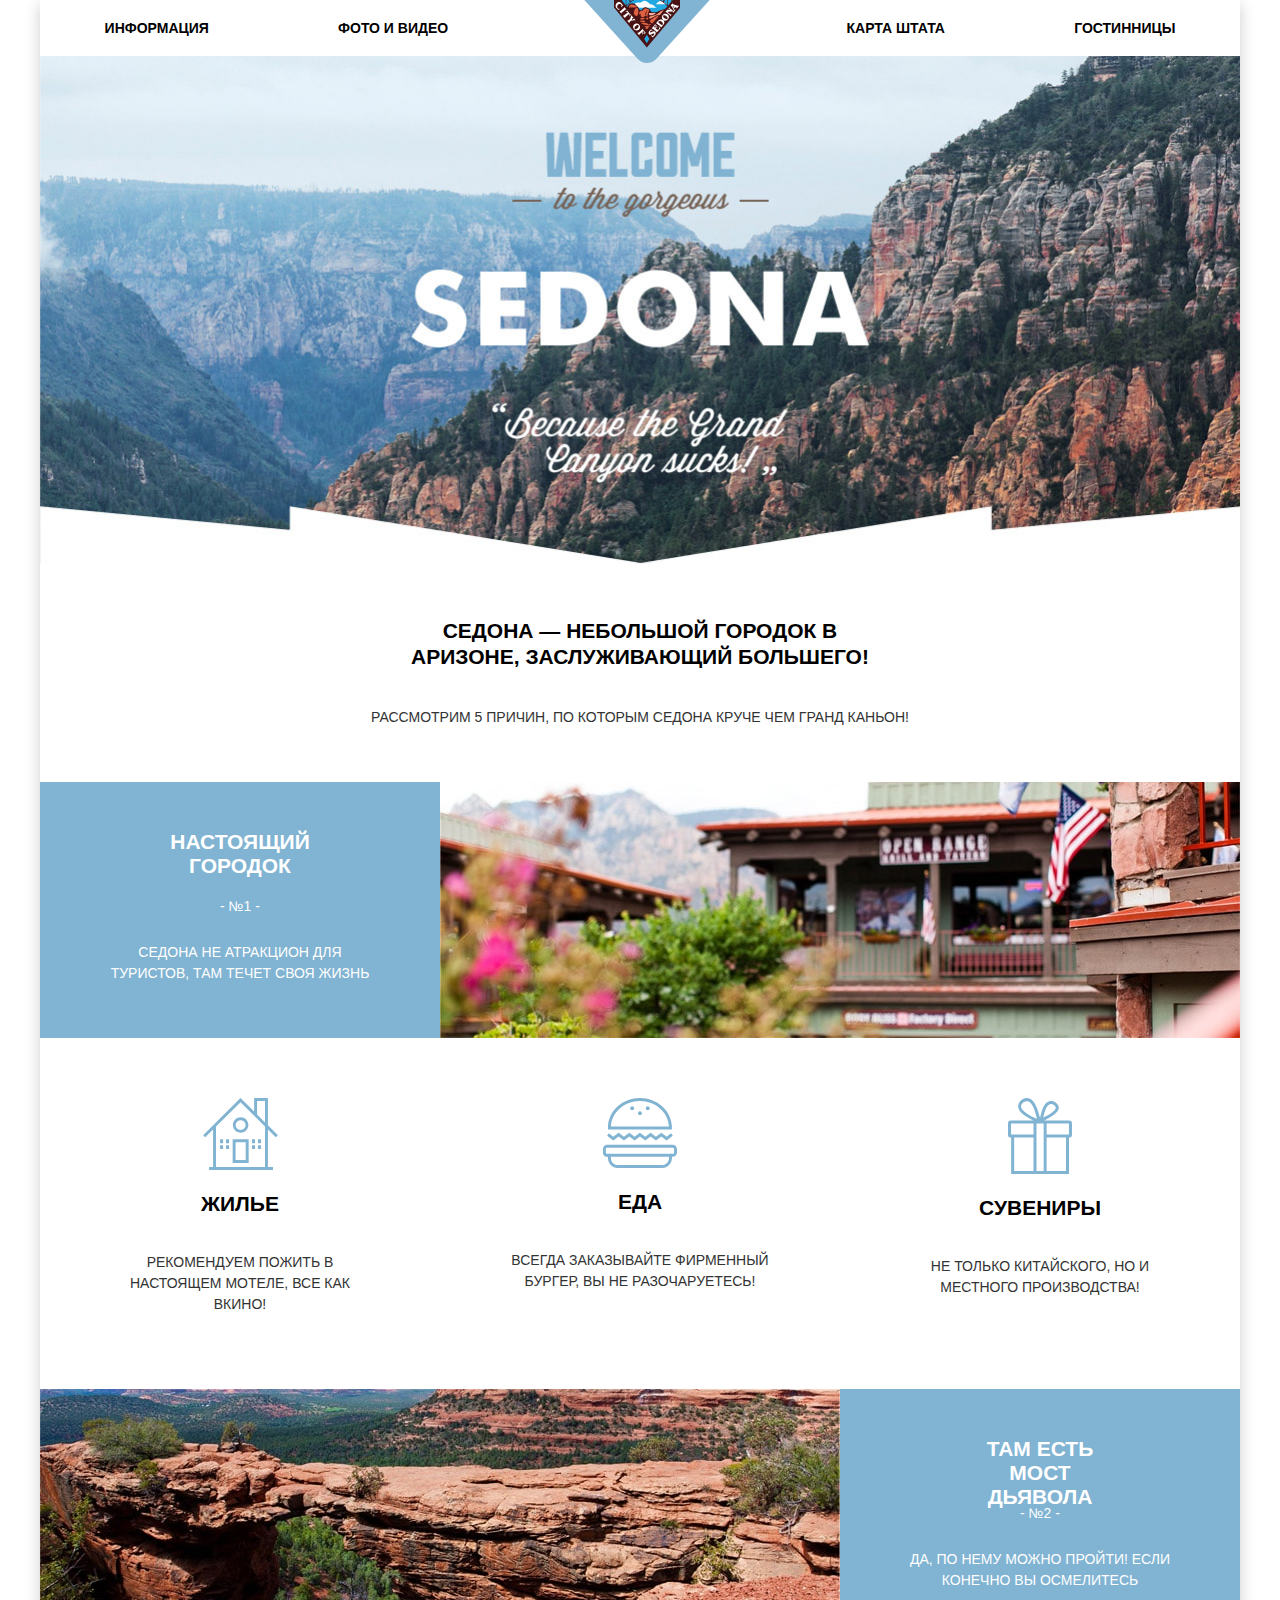
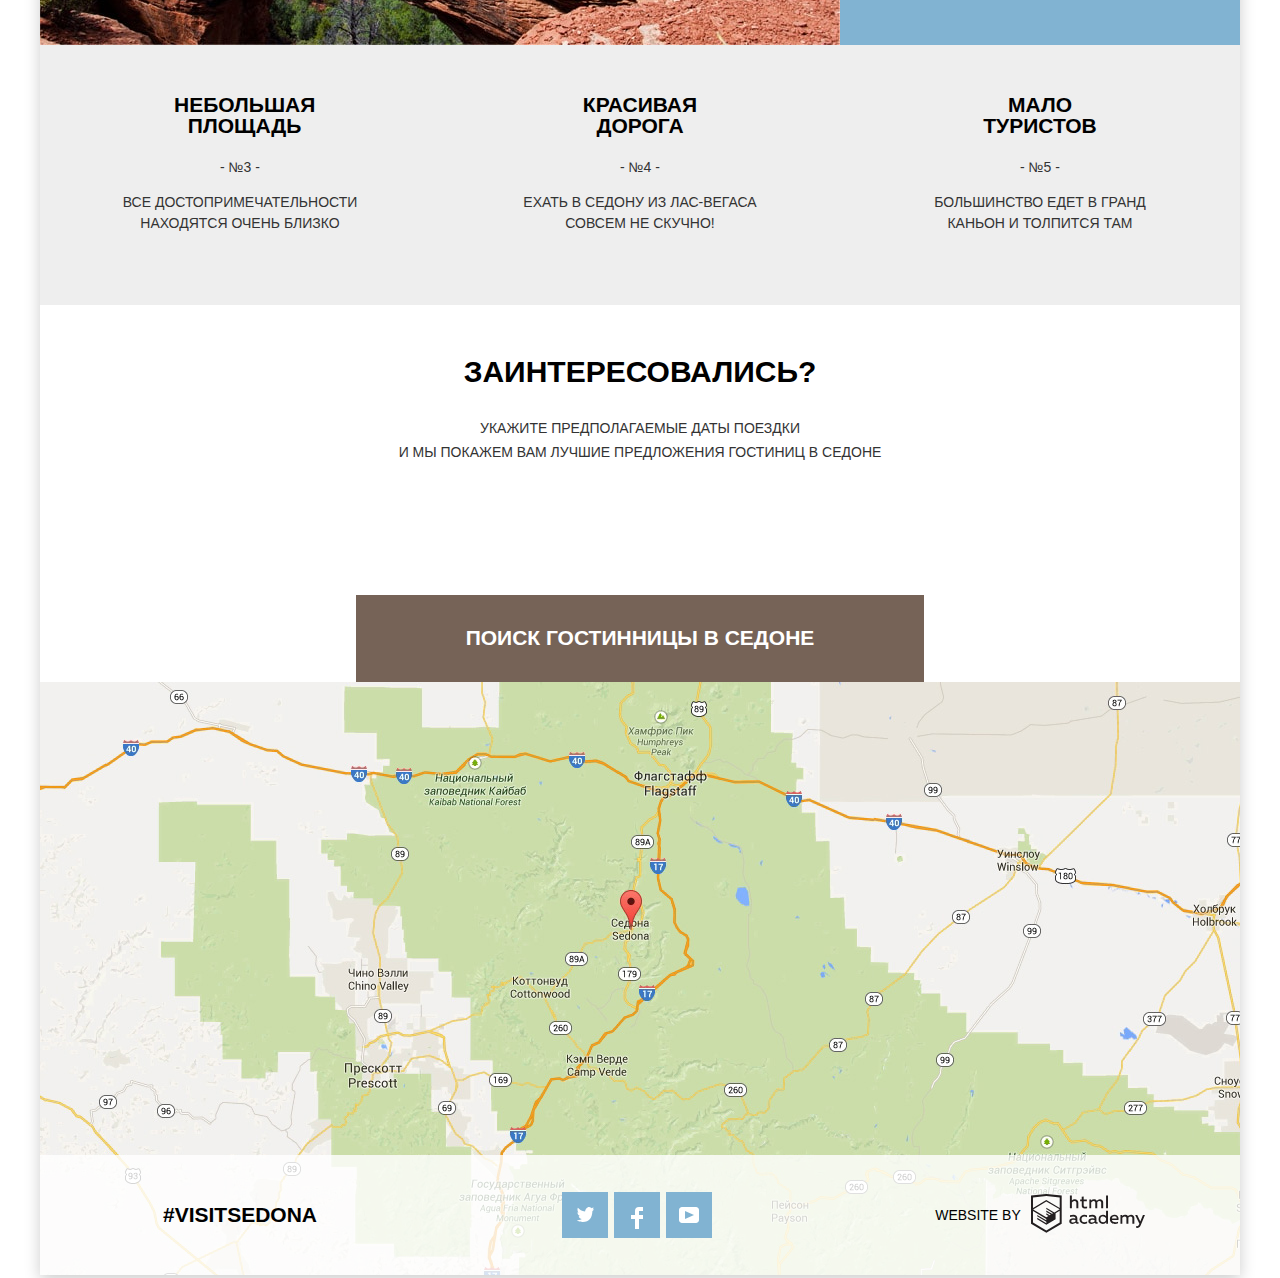
<file: index.html>
<!DOCTYPE html>
<html lang="ru">

<head>
    <meta charset="utf-8">
    <title>HTML Academy: Sedona </title>
    <link href="css/normalize.css" rel="stylesheet">
    <link href="css/style.css" rel="stylesheet">
    <link href="https://fonts.googleapis.com/css?family=PT+Sans:400,700" rel="stylesheet">
</head>

<body>
    <header class="main-header">
        <nav class="main-navigation">
            <ul class="site-navigation">
                <li class="nav-item1"> <a href="./info.html">Информация</a> </li>
                <li class="nav-item2"> <a href="./foto-video.html">Фото и видео</a> </li>
                <li class="main-header-logo">
                    <a class="main-header-logo" href="./index.html"><img class="svg_logo_sedona" src="img/logo-sedona.svg" width="140" height="70" alt="Logo for project Sedona"></a>
                </li>
                <li class="nav-item4"> <a href="./map.html">Карта штата</a> </li>
                <li class="nav-item5"> <a href="./catalog.html">Гостинницы</a> </li>
            </ul>
        </nav>
        <div class="logo-image"> <img class="img_sedona_logo" src="img/sedona-logo.jpg" width="1200" height="510" alt="Logo picture Sedona"> </div>
    </header>
    <main class="container">
        <h1 class="visually-hidden">HTML Sedona</h1>
        <div class="block-description">
            <p class="container-title">Седона — небольшой городок в Аризоне, заслуживающий большего!</p>
            <p class="container-text">Рассмотрим 5 причин, по которым Седона круче чем Гранд Каньон!</p>
        </div>
        <div class="picture-service-1">
            <div class="block-picture-house">
                <h3 class="visually-hidden">Изображение города</h3><img class="img_hotel_photo service-picture-1" src="img/hotel-photo.jpg" width="800" height="256" alt="sedona promo">
            </div>
            <div class="service-block"> <span class="picture-title">Настоящий городок</span>
                <p class="picture-text">- №1 -</p>
                <p class="info-text">Седона не атракцион для туристов, там течет своя жизнь</p>
            </div>
        </div>
        <section class="service">
            <h2 class="visually-hidden">Услуги Седоны</h2>
            <ul class="service-content-1">
                <li class="service-item-1"> <img src="img/icon-1.svg" width="75" height="72" alt="Жилье">
                    <p class="item-title">Жилье</p>
                    <p class="service-article-1">Рекомендуем пожить в настоящем мотеле, все как вкино!</p>
                </li>
                <li class="service-item-2"> <img src="img/icon-3.svg" width="74" height="70" alt="Еда">
                    <p class="item-title">Еда</p>
                    <p class="service-article-2">Всегда заказывайте фирменный бургер, вы не разочаруетесь!</p>
                </li>
                <li class="service-item-3"> <img src="img/icon-2.svg" width="64" height="76" alt="Сувениры">
                    <p class="item-title">Сувениры</p>
                    <p class="service-article-3">Не только китайского, но и местного производства!</p>
                </li>
            </ul>
        </section>
        <div class="picture-service-2">
            <div class="block-picture-bridge">
                <h3 class="visually-hidden">Изображение моста</h3> <img class="img_devil_photo" src="img/devil-photo.jpg" width="800" height="256" alt="sedona promo">
            </div>
            <div class="service-block">
                <p class="picture-title">Там есть Мост Дьявола</p>
                <p class="picture-text">- №2 -</p>
                <p class="info-text">Да, по нему можно пройти! Если конечно вы осмелитесь</p>
            </div>
        </div>
        <section class="service-content-2">
            <h2 class="visually-hidden">Информация о Седоне</h2>
            <ul class="service-2">
                <li class="service-item-4">
                    <p class="item-title-service">Небольшая площадь</p>
                    <p class="infoindex-2">- №3 -</p>
                    <p>Все достопримечательности находятся очень близко</p>
                </li>
                <li class="service-item-5">
                    <p class="item-title-service">Красивая дорога</p>
                    <p class="infoindex-2">- №4 -</p>
                    <p>Ехать в Седону из Лас-Вегаса совсем не скучно!</p>
                </li>
                <li class="service-item-6">
                    <p class="item-title-service">Мало туристов</p>
                    <p class="infoindex-2">- №5 -</p>
                    <p>Большинство едет в Гранд Каньон и толпится там</p>
                </li>
            </ul>
        </section>
        <section class="registration">
            <div class="registration-text">
                <h2 class="container-title-2">Заинтересовались?</h2>
                <div class="container-text button-container">
                    <p class="text-data">Укажите предполагаемые даты поездки</p>
                    <p class="text-data">и мы покажем вам лучшие предложения гостиниц в Седоне</p>
                </div>
            </div>
            <div class="search-data-button js-open-modal" id="button-search-sedona"><a href="./form.html">Поиск гостинницы в Седоне</a></div>
        </section>
    </main>
    <div class="modal-block">
        <form action="https://echo.htmlacademy.ru" method="post">
            <div class="departure-block">
                <label class="departure-label" for="departure-in">Дата заезда:</label>
                <div class="input-wrap">
                    <input class="departure-input" value="24 апреля 2017" type="text" name="departure-in" id="departure-in" placeholder="24 апреля 2017">
                    <svg class="calendar calendar-1" xmlns="http://www.w3.org/2000/svg" width="21" height="22" viewBox="0 0 21 22">
                        <path class="calendar-path" fill="#cacaca" d="M19.251 2.025h-2.845V.648c0-.381-.294-.689-.656-.689-.363 0-.656.308-.656.689v1.377h-3.938V.648c0-.381-.294-.689-.655-.689-.363 0-.657.308-.657.689v1.377H5.906V.648c0-.381-.294-.689-.656-.689-.363 0-.657.308-.657.689v1.377H1.75C.784 2.025 0 2.847 0 3.862v16.302C0 21.179.784 22 1.75 22h17.501c.966 0 1.749-.821 1.749-1.836V3.862c0-1.015-.783-1.837-1.749-1.837zm.437 18.139a.448.448 0 0 1-.437.459H1.75a.45.45 0 0 1-.438-.459V3.862a.45.45 0 0 1 .438-.459h2.844v1.378c0 .381.294.689.657.689.362 0 .656-.308.656-.689V3.403h3.938v1.378c0 .381.294.689.657.689.361 0 .655-.308.655-.689V3.403h3.938v1.378c0 .381.293.689.656.689.362 0 .656-.308.656-.689V3.403h2.845c.241 0 .437.206.437.459v16.302z" />
                        <path fill="#cacaca" d="M4.594 8.225h2.625v2.066H4.594zM4.594 11.668h2.625v2.067H4.594zM4.594 15.112h2.625v2.066H4.594zM9.188 15.112h2.625v2.066H9.188zM9.188 11.668h2.625v2.067H9.188zM9.188 8.225h2.625v2.066H9.188zM13.781 15.112h2.625v2.066h-2.625zM13.781 11.668h2.625v2.067h-2.625zM13.781 8.225h2.625v2.066h-2.625z" />
                    </svg> <span class="visually-hidden">календарь</span> </div>
            </div>
            <div class="departure-block">
                <label class="departure-label" for="departure-out">Дата выезда:</label>
                <div class="input-wrap">
                    <input class="departure-input" value="4 июля 2017" type="text" name="departure-out" id="departure-out" placeholder="4 июля 2017">
                    <svg class="calendar calendar-2" xmlns="http://www.w3.org/2000/svg" width="21" height="22" viewBox="0 0 21 22">
                        <path class="calendar-path" fill="#cacaca" d="M19.251 2.025h-2.845V.648c0-.381-.294-.689-.656-.689-.363 0-.656.308-.656.689v1.377h-3.938V.648c0-.381-.294-.689-.655-.689-.363 0-.657.308-.657.689v1.377H5.906V.648c0-.381-.294-.689-.656-.689-.363 0-.657.308-.657.689v1.377H1.75C.784 2.025 0 2.847 0 3.862v16.302C0 21.179.784 22 1.75 22h17.501c.966 0 1.749-.821 1.749-1.836V3.862c0-1.015-.783-1.837-1.749-1.837zm.437 18.139a.448.448 0 0 1-.437.459H1.75a.45.45 0 0 1-.438-.459V3.862a.45.45 0 0 1 .438-.459h2.844v1.378c0 .381.294.689.657.689.362 0 .656-.308.656-.689V3.403h3.938v1.378c0 .381.294.689.657.689.361 0 .655-.308.655-.689V3.403h3.938v1.378c0 .381.293.689.656.689.362 0 .656-.308.656-.689V3.403h2.845c.241 0 .437.206.437.459v16.302z" />
                        <path fill="#cacaca" d="M4.594 8.225h2.625v2.066H4.594zM4.594 11.668h2.625v2.067H4.594zM4.594 15.112h2.625v2.066H4.594zM9.188 15.112h2.625v2.066H9.188zM9.188 11.668h2.625v2.067H9.188zM9.188 8.225h2.625v2.066H9.188zM13.781 15.112h2.625v2.066h-2.625zM13.781 11.668h2.625v2.067h-2.625zM13.781 8.225h2.625v2.066h-2.625z" />
                    </svg> <span class="visually-hidden">календарь</span> </div>
            </div>
            <div class="visitors-block">
                <div class="adult-block">
                    <div class="wrapper-people-1">
                        <div class="adult-label">
                            <label for="adult">Взрослые:</label>
                        </div>
                        <div class="people-number-block"> <span class="visually-hidden">минус</span>
                            <button class="button-minus" type="button">-</button>
                            <input class="people-input" type="text" name="adult" id="adult" value="2" placeholder="2"> <span class="visually-hidden">плюс</span>
                            <button class="button-plus" type="button">+</button>
                        </div>
                    </div>
                </div>
                <div class="child-block">
                    <div class="wrapper-people-2">
                        <div class="child-label">
                            <label class="children-label" for="child">Дети:</label>
                        </div>
                        <div class="people-number-block"> <span class="visually-hidden">минус</span>
                            <button class="button-minus" type="button">-</button>
                            <input class="people-input" type="text" name="child" id="child" value="0" placeholder="0"> <span class="visually-hidden">плюс</span>
                            <button class="button-plus" type="button">+</button>
                        </div>
                    </div>
                </div>
            </div>
            <div>
                <button class="search-button-index js-close-modal" type="submit">найти</button>
            </div>
        </form>
    </div>
    <section class="map">
        <h3 class="visually-hidden">Седона на карте</h3>
        <iframe class="map_iframe" src="https://www.google.com/maps/embed?pb=!1m18!1m12!1m3!1d592671.975170088!2d-112.1175004224166!3d34.854085600806435!2m3!1f0!2f0!3f0!3m2!1i1024!2i768!4f13.1!3m3!1m2!1s0x872da132f942b00d%3A0x5548c523fa6c8efd!2sSedona%2C+AZ+86336%2C+USA!5e0!3m2!1sen!2ssi!4v1559896564362!5m2!1sen!2ssi" height="593" width="1200" allowfullscreen> </iframe>
    </section>
    <footer class="footer-contacts">
        <div class="contacts">
            <div class="footer-block-tag"> <span class="footer-tag"><a href="#">#visitsedona</a></span> </div>
            <div class="footer-block-social">
                <div class="social-button"> <a href="#"><span class="visually-hidden">twitter</span><svg class="svg-social" xmlns="http://www.w3.org/2000/svg" xmlns:xlink="http://www.w3.org/1999/xlink" width="17" height="15" viewBox="0 0 17 15">
                            <path fill="#FFF" d="M10.95.144c1.685-.496 2.984.27 3.577 1.179.673-.231 1.331-.481 2.011-.708a2.345 2.345 0 0 1-.857 1.768c.685.17 1.304-.491 1.304-.491-.169 1-1.006 1.788-1.563 2.024-.231 6.75-3.175 11.217-10.077 11.082h-.446c-.41 0-4.164-.46-4.898-1.887 2.271.196 3.893-.422 4.693-1.177-.96-.3-2.679-.477-2.979-2.95.349.106.564.228 1.19.119C1.705 8.247.374 7.53.448 5.33c.285.328 1.067.536 1.34.472C1.085 5.561-.182 2.442.894.85c1.818 1.854 3.735 3.606 7.152 3.773C8.254 2.33 9.183.793 10.95.144z" /></svg></a> </div>
                <div class="social-button"> <a href="#"><span class="visually-hidden">facebook</span><svg class="svg-social" xmlns="http://www.w3.org/2000/svg" width="12" height="22" viewBox="0 0 12 22">
                            <path fill="#FFF" d="M12 4V0H8a4 4 0 0 0-4 4v4H0v4h4v10h4V12h4V8H8V4h4z" /></svg></a> </div>
                <div class="social-button"> <a href="#"><span class="visually-hidden">youtube</span><svg class="svg-social" xmlns="http://www.w3.org/2000/svg" xmlns:xlink="http://www.w3.org/1999/xlink" width="20" height="16" viewBox="0 0 20 16">
                            <path fill="#FFF" d="M17 0H3C1.35 0 0 1.35 0 3v10c0 1.65 1.35 3 3 3h14c1.65 0 3-1.35 3-3V3c0-1.65-1.35-3-3-3zM6.027 11.998V4.002L15.014 8l-8.987 3.998z" /></svg></a> </div>
            </div>
            <div class="footer-block-copyrite"> <span class="footer-text-1">website by</span>
                <div class="footer-text-2">
                    <a href="https://htmlacademy.ru/intensive/htmlcss"><span class="visually-hidden">html academy</span>
                        <svg id="Layer_1" data-name="Layer 1" xmlns="http://www.w3.org/2000/svg" width="114" viewBox="0 0 108.08 36.85">
                            <title>logo-htmlacademy</title>
                            <path class="footer-copyrite-path" d="M44.61,26.88a2,2,0,0,0,.55-0.1v1.33a3.25,3.25,0,0,1-1.18.21,1.67,1.67,0,0,1-1.67-1,4.84,4.84,0,0,1-3.14,1.08c-1.51,0-2.91-.83-2.91-2.55,0-2.13,2-2.79,3.71-2.79a11.08,11.08,0,0,1,2.17.25v-0.3c0-1-.76-1.77-2.19-1.77a7.42,7.42,0,0,0-3,.64v-1.7a10.21,10.21,0,0,1,3.19-.55c2.36,0,3.81,1.12,3.81,3.65v3a0.54,0.54,0,0,0,.49.59h0.17Zm-6.44-1.13A1.35,1.35,0,0,0,39.63,27h0.11a3.39,3.39,0,0,0,2.41-1V24.58a9.72,9.72,0,0,0-1.81-.21c-1,0-2.16.33-2.16,1.38h0Zm12.36-6.11a5,5,0,0,1,2.57.64V22a4.08,4.08,0,0,0-2.3-.7,2.75,2.75,0,1,0,0,5.49,5,5,0,0,0,2.43-.64v1.71a6.27,6.27,0,0,1-2.76.57A4.21,4.21,0,0,1,46,24.51q0-.21,0-0.41a4.32,4.32,0,0,1,4.18-4.46h0.38Zm12.17,7.24a2,2,0,0,0,.55-0.1v1.33a3.25,3.25,0,0,1-1.18.21,1.67,1.67,0,0,1-1.67-1,4.84,4.84,0,0,1-3.14,1.08c-1.51,0-2.91-.83-2.91-2.55,0-2.13,2-2.79,3.71-2.79a11.08,11.08,0,0,1,2.17.25v-0.3c0-1-.76-1.77-2.19-1.77a7.42,7.42,0,0,0-3,.64v-1.7a10.21,10.21,0,0,1,3.19-.55c2.36,0,3.81,1.12,3.81,3.65v3a0.54,0.54,0,0,0,.49.59h0.17Zm-6.44-1.13A1.35,1.35,0,0,0,57.73,27h0.11a3.39,3.39,0,0,0,2.41-1V24.58a9.72,9.72,0,0,0-1.81-.21c-1.06,0-2.16.33-2.16,1.38h0ZM73,16V28.2H71.35V26.88a3.88,3.88,0,0,1-3.19,1.54,4.4,4.4,0,0,1,0-8.78,3.81,3.81,0,0,1,3,1.3V16H73Zm-4.53,5.22a2.76,2.76,0,1,0,0,5.52A2.86,2.86,0,0,0,71.15,25V23A2.91,2.91,0,0,0,68.49,21.27ZM79,19.64c3.31,0,4.46,2.68,3.92,5.09H76.7c0.21,1.5,1.67,2.11,3.19,2.11a6.11,6.11,0,0,0,2.64-.59v1.6a7.14,7.14,0,0,1-3,.57C77,28.42,74.78,27,74.78,24a4.18,4.18,0,0,1,4-4.39H79Zm0.09,1.54a2.28,2.28,0,0,0-2.44,2.1v0.06H81.3A2,2,0,0,0,79.13,21.18Zm5.73,7V19.87h1.65v1a3.81,3.81,0,0,1,2.78-1.27A2.86,2.86,0,0,1,91.89,21a4.12,4.12,0,0,1,2.91-1.33A3.06,3.06,0,0,1,98,23V28.2h-1.9V23.05a1.59,1.59,0,0,0-1.42-1.75H94.42a2.8,2.8,0,0,0-2.07,1.12V28.2h-1.9V23.05A1.59,1.59,0,0,0,89,21.31H88.8a3,3,0,0,0-2.21,1.29v5.63H84.86Zm21.31-8.33h1.9l-3.91,9.46c-0.9,2.17-2.09,2.86-3.35,2.86a4.76,4.76,0,0,1-1.1-.14V30.46a2.86,2.86,0,0,0,.85.12c0.9,0,1.58-.64,2.07-1.9l0.17-.42-4-8.4h2l2.86,6.29ZM38.73,1.46V6.22a3.81,3.81,0,0,1,2.7-1.14,3.25,3.25,0,0,1,3.44,3.4v5.15H43V8.72a1.81,1.81,0,0,0-1.61-2h-0.3a2.93,2.93,0,0,0-2.32,1.39v5.52h-1.9V1.46h1.9ZM49.94,2.31v3h3V6.91h-3v3.81c0,1.1.5,1.46,1.58,1.46a4.49,4.49,0,0,0,1.69-.33v1.6A6.8,6.8,0,0,1,51,13.8a2.55,2.55,0,0,1-2.86-2.74V6.89H46.58V5.26h1.5V2.74Zm5.4,11.31V5.28H57v1A3.81,3.81,0,0,1,59.77,5a2.86,2.86,0,0,1,2.6,1.33A4.12,4.12,0,0,1,65.28,5,3.06,3.06,0,0,1,68.44,8.4v5.21h-1.9V8.46a1.59,1.59,0,0,0-1.42-1.75H64.89a2.8,2.8,0,0,0-2.07,1.12v5.78h-1.9V8.46A1.59,1.59,0,0,0,59.5,6.71H59.27A3,3,0,0,0,57.06,8v5.63H55.34ZM71.17,1.45H73V13.6H71.17V1.45ZM14.71,0H14.55L0,1.54V28.21l14.55,8.66,14.55-8.66V1.54Zm12.5,27.1L14.55,34.64,1.9,27.12V16.18l12.59,7.5V25L5.86,19.9v1.31l8.68,5.21v1.39L5.87,22.65V24l8.68,5.21,8.75-5.24V18.31L27.2,16V27.12Zm0-12.53-3.48,2-1.6,1L14.51,13v1.31L21,18.23H21l-0.14.09-1,.54-5.37-3.2V17l4.24,2.52-1,.67-3.2-1.9v1.31l2.1,1.24L14.5,22.1,2,14.65,14.51,7.11Zm0-1.32L14.49,5.76,1.91,13.25v-10L14.56,1.92,27.21,3.25v10h0Z" transform="translate(0 -0.02)" fill="#231f20" />
                        </svg>
                    </a>
                </div>
            </div>
        </div>
    </footer>
    <script type="text/javascript" src="js/script.min.js"></script>
</body>

</html>
</file>
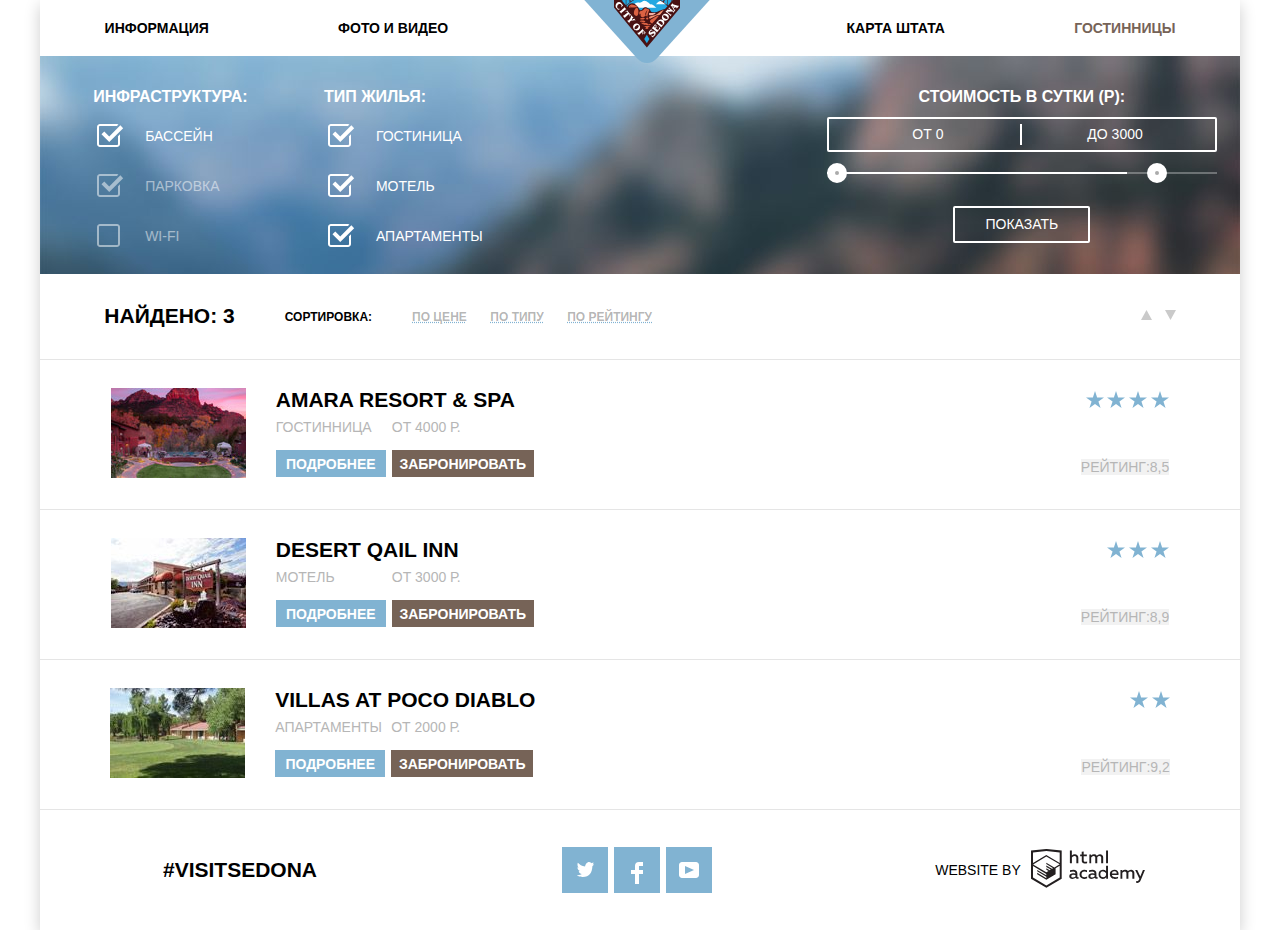
<file: catalog.html>
<!DOCTYPE html>
<html lang="ru">

<head>
    <meta charset="utf-8">
    <title>HTML Academy: Sedona</title>
    <link href="css/normalize.css" rel="stylesheet">
    <link href="css/style.css" rel="stylesheet">
    <link href="https://fonts.googleapis.com/css?family=PT+Sans:400,700" rel="stylesheet">
</head>

<body>
    <header class="main-header">
        <nav class="main-navigation">
            <ul class="site-navigation">
                <li class="nav-item1"> <a href="./info.html">Информация</a> </li>
                <li class="nav-item2"> <a href="./foto-video.html">Фото и видео</a> </li>
                <li class="main-header-logo">
                    <a class="main-header-logo" href="./index.html"><img src="img/logo-sedona.svg" width="140" height="70" alt="Logo for project Sedona"></a>
                </li>
                <li class="nav-item4"> <a href="./map.html">Карта штата</a> </li>
                <li class="nav-item5 navigation-current">Гостинницы</li>
            </ul>
        </nav>
    </header>
    <main class="catalog">
        <h1 class="visually-hidden">Гостинницы в Sedona</h1>
        <section class="catalog-filter">
            <h2 class="visually-hidden">Параметры поиска жилья в Седоне</h2>
            <form class="filter" action="https://echo.htmlacademy.ru" method="post">
                <fieldset class="infrastructure">
                    <legend class="filter-title-1">Инфраструктура:</legend>
                    <ul class="filter-ul">
                        <li class="filter-li">
                            <input type="checkbox" id="pool" class="visually-hidden" checked>
                            <label for="pool" tabindex="1">Бассейн</label>
                        </li>
                        <li class="filter-li input-desabled">
                            <input type="checkbox" id="parking" class="visually-hidden" checked>
                            <label for="parking" tabindex="2" onclick="return false;">Парковка</label>
                        </li>
                        <li class="filter-li input-desabled">
                            <input type="checkbox" id="Wi-fi" class="visually-hidden">
                            <label for="Wi-fi" tabindex="3" onclick="return false;">wi-fi</label>
                        </li>
                    </ul>
                </fieldset>
                <fieldset class="house-type">
                    <legend class="filter-title-2">Тип жилья:</legend>
                    <ul class="filter-ul">
                        <li class="filter-li">
                            <input type="checkbox" id="hotel" class="visually-hidden" checked>
                            <label for="hotel" tabindex="4">Гостиница</label>
                        </li>
                        <li class="filter-li">
                            <input type="checkbox" id="motel" class="visually-hidden" checked>
                            <label for="motel" tabindex="5">Мотель</label>
                        </li>
                        <li class="filter-li">
                            <input type="checkbox" id="apartments" class="visually-hidden" checked>
                            <label for="apartments" tabindex="6">Апартаменты</label>
                        </li>
                    </ul>
                </fieldset>
                <fieldset class="price-option">
                    <legend class="filter-title-3">Стоимость в сутки (р):</legend>
                    <div class="price-min-max">
                        <label class="price-min">
                            <input class="price-input-1" type="text" name="min-price" value=" от 0" tabindex="7"> </label>
                        <label class="price-max">
                            <input class="price-input-2" type="text" name="max-price" value="до 3000" tabindex="8"> </label>
                    </div>
                    <div class="price-range">
                        <div class="scale">
                            <div class="bar"> </div>
                        </div>
                        <div class="range-toggle range-toggle-min"> </div>
                        <div class="range-toggle range-toggle-max"> </div>
                    </div>
                    <button class="filter-button" type="submit">Показать</button>
                </fieldset>
            </form>
        </section>
        <section class="search-options">
            <div class="search-type"> <span class="search-result">Найдено: 3</span>
                <div class="search-criteria">
                    <h3 class="search-sort">Сортировка:</h3>
                    <ul class="search-parameters">
                        <li><a class="active" href="#">По цене</a></li>
                        <li><a href="#">По типу</a></li>
                        <li><a href="#">По рейтингу</a></li>
                    </ul>
                </div>
            </div>
            <div class="arrows">
                <ul class="search-arrows" style="display: flex;">
                    <li class="arrow-up">
                        <a href="#"><span class="visually-hidden">Сортировка по возрастанию</span><svg xmlns="http://www.w3.org/2000/svg" width="11" height="10" viewBox="0 0 11 10">
                                <path class="search-arrows-path" fill="#cacaca" d="M5.5 0L0 10h11z" /></svg>
                        </a>
                    </li>
                    <li class="arrow-down">
                        <a href="#"><span class="visually-hidden">Сортировка по убыванию</span><svg xmlns="http://www.w3.org/2000/svg" width="11" height="10" viewBox="0 0 11 10">
                                <path class="search-arrows-path" fill="#cacaca" d="M5.5 10L0 0h11" /></svg>
                        </a>
                    </li>
                </ul>
            </div>
        </section>
        <section class="search-results">
            <h1 class="visually-hidden" style="display:none;">Дома в Седона</h1>
            <div class="catalog-list">
                <div class="picture-info">
                    <div class="catalog-picture"> <img class="img_amara" src="img/amara.jpg" width="135" height="90" alt="house-picture"> </div>
                    <div class="catalog-info">
                        <span class="house-title">
                            <a href="#">Amara resort & SPA</a>
                        </span>
                        <div class="catalog-type"> <span class="catalog-info-tite">Гостинница</span>
                            <button class="button-info">подробнее</button>
                        </div>
                        <div class="catalog-reservation"> <span class="catalog-info-tite">от 4000 р.</span>
                            <button class="button-reservation">забронировать</button>
                        </div>
                    </div>
                </div>
                <div class="catalog-rate">
                    <div class="rate-stars">
                        <svg xmlns="http://www.w3.org/2000/svg" width="18" height="17" viewBox="0 0 18 17">
                            <path fill="#81B3D2" d="M9.002 0l2.126 6.494h6.877l-5.564 4.012L14.566 17l-5.564-4.013L3.438 17l2.126-6.494L0 6.494h6.878z" />
                        </svg>
                        <svg xmlns="http://www.w3.org/2000/svg" width="18" height="17" viewBox="0 0 18 17">
                            <path fill="#81B3D2" d="M9.002 0l2.126 6.494h6.877l-5.564 4.012L14.566 17l-5.564-4.013L3.438 17l2.126-6.494L0 6.494h6.878z" />
                        </svg>
                        <svg xmlns="http://www.w3.org/2000/svg" width="18" height="17" viewBox="0 0 18 17">
                            <path fill="#81B3D2" d="M9.002 0l2.126 6.494h6.877l-5.564 4.012L14.566 17l-5.564-4.013L3.438 17l2.126-6.494L0 6.494h6.878z" />
                        </svg>
                        <svg xmlns="http://www.w3.org/2000/svg" width="18" height="17" viewBox="0 0 18 17">
                            <path fill="#81B3D2" d="M9.002 0l2.126 6.494h6.877l-5.564 4.012L14.566 17l-5.564-4.013L3.438 17l2.126-6.494L0 6.494h6.878z" />
                        </svg>
                    </div>
                    <span class="rate-number">Рейтинг:8,5</span>
                </div>
            </div>
        </section>
        <section class="catalog-list">
            <div class="picture-info">
                <div class="catalog-picture"> <img class="img_desert" src="img/desert.jpg" width="135" height="90" alt="house-picture"> </div>
                <div class="catalog-info"> <span class="house-title"><a href="#">Desert qail inn</a></span>
                    <div class="catalog-type"> <span class="catalog-info-tite">мотель</span>
                        <button class="button-info">подробнее</button>
                    </div>
                    <div class="catalog-reservation"> <span class="catalog-info-tite">от 3000 р.</span>
                        <button class="button-reservation">забронировать</button>
                    </div>
                </div>
            </div>
            <div class="catalog-rate">
                <div class="rate-stars">
                    <svg xmlns="http://www.w3.org/2000/svg" width="18" height="17" viewBox="0 0 18 17">
                        <path fill="#81B3D2" d="M9.002 0l2.126 6.494h6.877l-5.564 4.012L14.566 17l-5.564-4.013L3.438 17l2.126-6.494L0 6.494h6.878z" />
                    </svg>
                    <svg xmlns="http://www.w3.org/2000/svg" width="18" height="17" viewBox="0 0 18 17">
                        <path fill="#81B3D2" d="M9.002 0l2.126 6.494h6.877l-5.564 4.012L14.566 17l-5.564-4.013L3.438 17l2.126-6.494L0 6.494h6.878z" />
                    </svg>
                    <svg xmlns="http://www.w3.org/2000/svg" width="18" height="17" viewBox="0 0 18 17">
                        <path fill="#81B3D2" d="M9.002 0l2.126 6.494h6.877l-5.564 4.012L14.566 17l-5.564-4.013L3.438 17l2.126-6.494L0 6.494h6.878z" />
                    </svg>
                </div> <span class="rate-number">Рейтинг:8,9</span>
            </div>
        </section>
        <section class="catalog-list">
            <div class="picture-info">
                <div class="catalog-picture"> <img class="img_villas" src="img/villas.jpg" width="135" height="90" alt="house-picture"> </div>
                <div class="catalog-info"> <span class="house-title"><a href="#">Villas at poco diablo</a></span>
                    <div class="catalog-type"> <span class="catalog-info-tite">апартаменты</span>
                        <button class="button-info">подробнее</button>
                    </div>
                    <div class="catalog-reservation"> <span class="catalog-info-tite">от 2000 р.</span>
                        <button class="button-reservation">забронировать</button>
                    </div>
                </div>
            </div>
            <div class="catalog-rate">
                <div class="rate-stars">
                    <svg xmlns="http://www.w3.org/2000/svg" width="18" height="17" viewBox="0 0 18 17">
                        <path fill="#81B3D2" d="M9.002 0l2.126 6.494h6.877l-5.564 4.012L14.566 17l-5.564-4.013L3.438 17l2.126-6.494L0 6.494h6.878z" />
                    </svg>
                    <svg xmlns="http://www.w3.org/2000/svg" width="18" height="17" viewBox="0 0 18 17">
                        <path fill="#81B3D2" d="M9.002 0l2.126 6.494h6.877l-5.564 4.012L14.566 17l-5.564-4.013L3.438 17l2.126-6.494L0 6.494h6.878z" />
                    </svg>
                </div>
                <span class="rate-number">Рейтинг:9,2</span>
            </div>
        </section>
    </main>
    <footer class="footer-contacts-catalog">
        <div class="contacts">
            <div class="footer-block-tag"> <span class="footer-tag"><a href="#">#visitsedona</a></span> </div>
            <div class="footer-block-social">
                <div class="social-button"> <a href="#"><span class="visually-hidden">twitter</span><svg class="svg-social" xmlns="http://www.w3.org/2000/svg" xmlns:xlink="http://www.w3.org/1999/xlink" width="17" height="15" viewBox="0 0 17 15">
                            <path fill="#FFF" d="M10.95.144c1.685-.496 2.984.27 3.577 1.179.673-.231 1.331-.481 2.011-.708a2.345 2.345 0 0 1-.857 1.768c.685.17 1.304-.491 1.304-.491-.169 1-1.006 1.788-1.563 2.024-.231 6.75-3.175 11.217-10.077 11.082h-.446c-.41 0-4.164-.46-4.898-1.887 2.271.196 3.893-.422 4.693-1.177-.96-.3-2.679-.477-2.979-2.95.349.106.564.228 1.19.119C1.705 8.247.374 7.53.448 5.33c.285.328 1.067.536 1.34.472C1.085 5.561-.182 2.442.894.85c1.818 1.854 3.735 3.606 7.152 3.773C8.254 2.33 9.183.793 10.95.144z" /></svg></a> </div>
                <div class="social-button"> <a href="#"><span class="visually-hidden">facebook</span><svg class="svg-social" xmlns="http://www.w3.org/2000/svg" width="12" height="22" viewBox="0 0 12 22">
                            <path fill="#FFF" d="M12 4V0H8a4 4 0 0 0-4 4v4H0v4h4v10h4V12h4V8H8V4h4z" /></svg></a> </div>
                <div class="social-button"> <a href="#"><span class="visually-hidden">youtube</span><svg class="svg-social" xmlns="http://www.w3.org/2000/svg" xmlns:xlink="http://www.w3.org/1999/xlink" width="20" height="16" viewBox="0 0 20 16">
                            <path fill="#FFF" d="M17 0H3C1.35 0 0 1.35 0 3v10c0 1.65 1.35 3 3 3h14c1.65 0 3-1.35 3-3V3c0-1.65-1.35-3-3-3zM6.027 11.998V4.002L15.014 8l-8.987 3.998z" /></svg></a> </div>
            </div>
            <div class="footer-block-copyrite"> <span class="footer-text-1">website by</span>
                <div class="footer-text-2">
                    <a href="https://htmlacademy.ru/intensive/htmlcss"><span class="visually-hidden">html academy</span>
                        <svg id="Layer_1" data-name="Layer 1" xmlns="http://www.w3.org/2000/svg" width="114" viewBox="0 0 108.08 36.85">
                            <title>logo-htmlacademy</title>
                            <path class="footer-copyrite-path" d="M44.61,26.88a2,2,0,0,0,.55-0.1v1.33a3.25,3.25,0,0,1-1.18.21,1.67,1.67,0,0,1-1.67-1,4.84,4.84,0,0,1-3.14,1.08c-1.51,0-2.91-.83-2.91-2.55,0-2.13,2-2.79,3.71-2.79a11.08,11.08,0,0,1,2.17.25v-0.3c0-1-.76-1.77-2.19-1.77a7.42,7.42,0,0,0-3,.64v-1.7a10.21,10.21,0,0,1,3.19-.55c2.36,0,3.81,1.12,3.81,3.65v3a0.54,0.54,0,0,0,.49.59h0.17Zm-6.44-1.13A1.35,1.35,0,0,0,39.63,27h0.11a3.39,3.39,0,0,0,2.41-1V24.58a9.72,9.72,0,0,0-1.81-.21c-1,0-2.16.33-2.16,1.38h0Zm12.36-6.11a5,5,0,0,1,2.57.64V22a4.08,4.08,0,0,0-2.3-.7,2.75,2.75,0,1,0,0,5.49,5,5,0,0,0,2.43-.64v1.71a6.27,6.27,0,0,1-2.76.57A4.21,4.21,0,0,1,46,24.51q0-.21,0-0.41a4.32,4.32,0,0,1,4.18-4.46h0.38Zm12.17,7.24a2,2,0,0,0,.55-0.1v1.33a3.25,3.25,0,0,1-1.18.21,1.67,1.67,0,0,1-1.67-1,4.84,4.84,0,0,1-3.14,1.08c-1.51,0-2.91-.83-2.91-2.55,0-2.13,2-2.79,3.71-2.79a11.08,11.08,0,0,1,2.17.25v-0.3c0-1-.76-1.77-2.19-1.77a7.42,7.42,0,0,0-3,.64v-1.7a10.21,10.21,0,0,1,3.19-.55c2.36,0,3.81,1.12,3.81,3.65v3a0.54,0.54,0,0,0,.49.59h0.17Zm-6.44-1.13A1.35,1.35,0,0,0,57.73,27h0.11a3.39,3.39,0,0,0,2.41-1V24.58a9.72,9.72,0,0,0-1.81-.21c-1.06,0-2.16.33-2.16,1.38h0ZM73,16V28.2H71.35V26.88a3.88,3.88,0,0,1-3.19,1.54,4.4,4.4,0,0,1,0-8.78,3.81,3.81,0,0,1,3,1.3V16H73Zm-4.53,5.22a2.76,2.76,0,1,0,0,5.52A2.86,2.86,0,0,0,71.15,25V23A2.91,2.91,0,0,0,68.49,21.27ZM79,19.64c3.31,0,4.46,2.68,3.92,5.09H76.7c0.21,1.5,1.67,2.11,3.19,2.11a6.11,6.11,0,0,0,2.64-.59v1.6a7.14,7.14,0,0,1-3,.57C77,28.42,74.78,27,74.78,24a4.18,4.18,0,0,1,4-4.39H79Zm0.09,1.54a2.28,2.28,0,0,0-2.44,2.1v0.06H81.3A2,2,0,0,0,79.13,21.18Zm5.73,7V19.87h1.65v1a3.81,3.81,0,0,1,2.78-1.27A2.86,2.86,0,0,1,91.89,21a4.12,4.12,0,0,1,2.91-1.33A3.06,3.06,0,0,1,98,23V28.2h-1.9V23.05a1.59,1.59,0,0,0-1.42-1.75H94.42a2.8,2.8,0,0,0-2.07,1.12V28.2h-1.9V23.05A1.59,1.59,0,0,0,89,21.31H88.8a3,3,0,0,0-2.21,1.29v5.63H84.86Zm21.31-8.33h1.9l-3.91,9.46c-0.9,2.17-2.09,2.86-3.35,2.86a4.76,4.76,0,0,1-1.1-.14V30.46a2.86,2.86,0,0,0,.85.12c0.9,0,1.58-.64,2.07-1.9l0.17-.42-4-8.4h2l2.86,6.29ZM38.73,1.46V6.22a3.81,3.81,0,0,1,2.7-1.14,3.25,3.25,0,0,1,3.44,3.4v5.15H43V8.72a1.81,1.81,0,0,0-1.61-2h-0.3a2.93,2.93,0,0,0-2.32,1.39v5.52h-1.9V1.46h1.9ZM49.94,2.31v3h3V6.91h-3v3.81c0,1.1.5,1.46,1.58,1.46a4.49,4.49,0,0,0,1.69-.33v1.6A6.8,6.8,0,0,1,51,13.8a2.55,2.55,0,0,1-2.86-2.74V6.89H46.58V5.26h1.5V2.74Zm5.4,11.31V5.28H57v1A3.81,3.81,0,0,1,59.77,5a2.86,2.86,0,0,1,2.6,1.33A4.12,4.12,0,0,1,65.28,5,3.06,3.06,0,0,1,68.44,8.4v5.21h-1.9V8.46a1.59,1.59,0,0,0-1.42-1.75H64.89a2.8,2.8,0,0,0-2.07,1.12v5.78h-1.9V8.46A1.59,1.59,0,0,0,59.5,6.71H59.27A3,3,0,0,0,57.06,8v5.63H55.34ZM71.17,1.45H73V13.6H71.17V1.45ZM14.71,0H14.55L0,1.54V28.21l14.55,8.66,14.55-8.66V1.54Zm12.5,27.1L14.55,34.64,1.9,27.12V16.18l12.59,7.5V25L5.86,19.9v1.31l8.68,5.21v1.39L5.87,22.65V24l8.68,5.21,8.75-5.24V18.31L27.2,16V27.12Zm0-12.53-3.48,2-1.6,1L14.51,13v1.31L21,18.23H21l-0.14.09-1,.54-5.37-3.2V17l4.24,2.52-1,.67-3.2-1.9v1.31l2.1,1.24L14.5,22.1,2,14.65,14.51,7.11Zm0-1.32L14.49,5.76,1.91,13.25v-10L14.56,1.92,27.21,3.25v10h0Z" transform="translate(0 -0.02)" fill="#231f20" />
                        </svg>
                    </a>
                </div>
            </div>
        </div>
    </footer>
</body>

</html>
</file>
<file: css/style.css>
body {
    font-family: "PTSans", Arial, sans-serif;
    font-size: 14px;
    color: black;
    text-transform: uppercase;
    list-style: none;
    -webkit-box-shadow: 0px 5px 15px 0px rgba(0, 0, 1, 0.2);
            box-shadow: 0px 5px 15px 0px rgba(0, 0, 1, 0.2);
    max-width: 1200px;
    margin: 0 auto;
    min-height: 100vh;
    font-stretch: semi-condensed;
    position: relative;
}

buttom:focus {
    outline: 3px solid red;
    outline-offset: 0;
}

.main-navigation {
    display: -webkit-box;
    display: -ms-flexbox;
    display: flex;
    -webkit-box-orient: horizontal;
    -webkit-box-direction: normal;
        -ms-flex-direction: row;
            flex-direction: row;
    -ms-flex-line-pack: start;
        align-content: flex-start;
    font-weight: bold;
    height: 56px;
}

.svg_logo_sedona {
    width: 140px;
    height: 70px;
}

.nav-item1,
.nav-item2,
.nav-item4,
.nav-item5,
.main-header-logo {
    color: black;
    list-style: none;
}

.main-header-logo {
    min-width: 140px;
    min-height: 70px;
    -webkit-box-sizing: border-box;
            box-sizing: border-box;
    font-size: 0;
}

.site-navigation {
    -webkit-box-sizing: border-box;
            box-sizing: border-box;
    display: -webkit-box;
    display: -ms-flexbox;
    display: flex;
    -webkit-box-align: center;
        -ms-flex-align: center;
            align-items: center;
    margin: 0;
    width: 100%;
    padding: 0;
    -ms-flex-pack: distribute;
        justify-content: space-around;
    white-space: normal;
}

.logo-image {
    position: relative;
    z-index: -1;
}

.site-navigation a:hover,
.site-navigation a:focus {
    color: #81b3d2;
}

.site-navigation a:active {
    color: #bdbbbc;
}

.navigation-current {
    color: #766357;
    list-style: none;
}

.button:hover,
.button:focus,
.button:active {
    background-color: #663d15;
}


.picture-service-2,
.picture-service-1 {
    display: -webkit-box;
    display: -ms-flexbox;
    display: flex;
    -webkit-box-orient: horizontal;
    -webkit-box-direction: normal;
        -ms-flex-direction: row;
            flex-direction: row;
    height: 256px;
    width: 100%;
}

.service-item {
    -webkit-box-align: center;
        -ms-flex-align: center;
            align-items: center;
}

.service-item-4,
.service-item-5,
.service-item-6,
.service-item-3,
.service-item-2,
.service-item-1 {
    -webkit-box-sizing: border-box;
            box-sizing: border-box;
    display: -webkit-box;
    display: -ms-flexbox;
    display: flex;
    -webkit-box-align: center;
        -ms-flex-align: center;
            align-items: center;
    -webkit-box-orient: vertical;
    -webkit-box-direction: normal;
        -ms-flex-direction: column;
            flex-direction: column;
    line-height: 21px;
    width: 22%;
}

.text-data {
    margin: 0;
}

.block-picture-house {
    -webkit-box-sizing: border-box;
            box-sizing: border-box;
    height: 100%;
    -webkit-box-ordinal-group: 3;
        -ms-flex-order: 2;
            order: 2;
    -webkit-box-flex: 2;
        -ms-flex-positive: 2;
            flex-grow: 2;
}

.block-picture-bridge {
    -webkit-box-sizing: border-box;
            box-sizing: border-box;
    height: 100%;
    -webkit-box-flex: 2;
        -ms-flex-positive: 2;
            flex-grow: 2;

}

.footer-text-1 {
    -ms-flex-item-align: center;
        -ms-grid-row-align: center;
        align-self: center;
    margin-right: 10px;
}

.footer-text-2 {
    -ms-flex-item-align: center;
        -ms-grid-row-align: center;
        align-self: center;
    cursor: pointer;
}

.footer-text-2:hover path,
.footer-text-2:focus path {
    fill: #81b3d2;
}

.footer-text-2:active path {
    fill: #bdbbbc;
}


.service-block {
    display: -webkit-box;
    display: -ms-flexbox;
    display: flex;
    -webkit-box-orient: vertical;
    -webkit-box-direction: normal;
        -ms-flex-direction: column;
            flex-direction: column;
    color: white;
    min-width: 400px;
    background-color: #81b3d2;
    height: 256px;
    text-align: center;
    padding: 48px 60px;
    -webkit-box-sizing: border-box;
            box-sizing: border-box;
    -webkit-box-ordinal-group: 2;
        -ms-flex-order: 1;
            order: 1;
    -webkit-box-flex: 1;
        -ms-flex-positive: 1;
            flex-grow: 1;
    width: 33%;
}

.infoindex-2 {
    -webkit-box-sizing: border-box;
            box-sizing: border-box;
    margin: 0;
}

.picture-title {
    margin-top: 0;
    margin-bottom: 25px;
    font-size: 21px;
    font-weight: bold;
    min-height: 21px;
    width: 54%;
    -ms-flex-item-align: center;
        -ms-grid-row-align: center;
        align-self: center;
    -webkit-box-sizing: border-box;
            box-sizing: border-box;
}

.picture-text {
    -webkit-box-sizing: border-box;
            box-sizing: border-box;
    margin-top: 22px;
}

.visually-hidden {
    position: absolute;
    clip: rect(0 0 0 0);
    width: 1px;
    height: 1px;
    margin: -1px;
}

.map_iframe {
    width: 100%;
    border: 0;
    z-index: 3;
}

.map_img {
    width: 100%;
    z-index: -1;
}


.img_devil_photo {
    height: 100%;
    width: 100%;
    -o-object-fit: cover;
       object-fit: cover;
}

.img_hotel_photo {
    width: 100%;
    height: 100%;
    -o-object-fit: cover;
       object-fit: cover;
}

.img_amara,
.img_desert,
.img_villas {
    width: 100%;
}

.img_sedona_logo {
    width: 100%;
    height: 508px;
}

a {
    text-decoration: none;
    color: black;
}

.service-2 {
    background-color: #eeeeee;
    display: -webkit-box;
    display: -ms-flexbox;
    display: flex;
    width: 100%;
    -ms-flex-pack: distribute;
        justify-content: space-around;
    margin: 0;
    padding: 0;
    min-height: 260px;
    -webkit-box-sizing: border-box;
            box-sizing: border-box;
    text-align: center;
    color: #333333;
    list-style: none;
    padding-top: 10px;
}

.service-content-1 {
    list-style: none;
    display: -webkit-box;
    display: -ms-flexbox;
    display: flex;
    margin: 0;
    padding: 0;
    -ms-flex-pack: distribute;
        justify-content: space-around;
    padding-top: 60px;
    padding-bottom: 60px;
}

.service-content-2 {
    list-style: none;
    display: -webkit-box;
    display: -ms-flexbox;
    display: flex;
    margin: 0;
    padding: 0;
    -ms-flex-pack: distribute;
        justify-content: space-around;
}

.info-text {
    line-height: 21px;
    font-size: 14px;
}

.service {
    text-align: center;
    color: #333333;
    list-style: none;
    line-height: 24px;
    -webkit-box-sizing: border-box;
            box-sizing: border-box;
}

.container-text {
    text-align: center;
    color: #333333;
    list-style: none;
    line-height: 24px;
}

.button-container {
    margin-bottom: 40px;
}

.registration {
    -webkit-box-sizing: border-box;
            box-sizing: border-box;
    text-align: center;
    display: -webkit-box;
    display: -ms-flexbox;
    display: flex;
    -webkit-box-orient: vertical;
    -webkit-box-direction: normal;
        -ms-flex-direction: column;
            flex-direction: column;
    -webkit-box-pack: end;
        -ms-flex-pack: end;
            justify-content: flex-end;
}

.registration-text {
    min-height: 290px;
}


.container-title-2 {
    color: black;
    font-size: 30px;
    text-align: center;
    min-height: 36px;
    margin-top: 50px;
}

.search-data-button{
    font: inherit;
    font-size: 21px;
	padding-top: 30px;
    font-weight: bold;
    background-color: #766357;
    -webkit-box-sizing: border-box;
            box-sizing: border-box;
    width: 568px;
    height: 87px;
    text-align: center;
    vertical-align: middle;
    -ms-flex-item-align: center;
        -ms-grid-row-align: center;
        align-self: center;
    color: white;
    line-height: 26px;
    text-transform: uppercase;
    border: none;
    cursor: pointer;
}

.search-data-button a {
    color: white;
}

.search-data-button:hover,
.search-data-button:focus {
    background-color: #604e43;
}

.search-data-button:active {
    background-color: #503e33;
    color: #857871;
}

.item-title {
    color: black;
    font-size: 21px;
    font-weight: bold;
    text-align: center;
    line-height: 26px;
    display: -webkit-box;
    display: -ms-flexbox;
    display: flex;
    -ms-flex-item-align: center;
        align-self: center;
}

.container-title {
    color: black;
    font-size: 21px;
    font-weight: bold;
    text-align: center;
    line-height: 26px;
    display: -webkit-box;
    display: -ms-flexbox;
    display: flex;
    width: 40%;
    -ms-flex-item-align: center;
        align-self: center;
}


.item-title-service {
    display: -webkit-box;
    display: -ms-flexbox;
    display: flex;
    font-size: 21px;
    font-weight: bold;
    text-align: center;
    line-height: 21px;
    padding-top: 18px;
    width: 50%;
    -webkit-box-sizing: border-box;
            box-sizing: border-box;
    color: black;
}


.search-data {
    color: white;
    font-size: 21px;
    font-weight: bold;
    text-align: center;
    line-height: 26px;

}

.button-search {
    font: inherit;
    background-color: #81b3d2;
    color: white;
    font-size: 21px;
    line-height: 26px;
    font-weight: bold;
    text-align: center;
    text-transform: uppercase;
    border: none;
}

.button-search:hover,
.button-search:focus {
    background-color: #669ec0;
}


.search-block {
    font-weight: bold;
}

.button-minus {
    font-size: 21px;
    font-weight: bold;
    color: #a9a9a9;
    background-color: #f2f2f2;
    border: none;
    cursor: pointer;
    line-height: 26px;
    margin-left: 3px;
}

.button-plus {
    width: 26px;
    height: 26px;
    font-size: 21px;
    line-height: 26px;
    font-weight: bold;
    color: #a9a9a9;
    background-color: #f2f2f2;
    border: none;
    cursor: pointer;
    margin-right: -13px;
}

.input-wrap {
    font: inherit;
    background: #f2f2f2;
    min-width: 340px;
    -webkit-box-sizing: border-box;
            box-sizing: border-box;
}


.people-input:hover,
.departure-input:hover,
.people-input:focus,
.departure-input:focus{
    background: #ebebeb;
    border: 2px solid #ebebeb;
}

.people-input:active,
.people-input:focus,
.departure-input:active,
.departure-input:focus {
    background: white;
    border: 2px solid #ebebeb;
}

.departure-input {
    position: relative;
    font-size: 14px;
    font-weight: bold;
    color: black;
    text-transform: uppercase;
    background: transparent;
    min-width: 330px;
    height: 38px;
    border: 2px solid #f2f2f2;
    padding-left: 10px;
}

.departure-label {
    min-width: 112px;
    padding-top: 8px;

}

.departure-block {
    margin-bottom: 30px;
    display: -webkit-box;
    display: -ms-flexbox;
    display: flex;
}

.adult-label {
    -webkit-box-sizing: border-box;
            box-sizing: border-box;
    width: 112px;
}

.children-label {
    -webkit-box-sizing: border-box;
            box-sizing: border-box;
    position: relative;
    width: 112px;
    padding-left: 45px;
    margin-right: 24px;
}



.people-number-block {
    -webkit-box-sizing: border-box;
            box-sizing: border-box;
    background: #f2f2f2;
    width: 105px;
    box-sizing: border-box;
    height: 38px;

}

.wrapper-people-1 {
    display: -webkit-box;
    display: -ms-flexbox;
    display: flex;
    -webkit-box-sizing: border-box;
            box-sizing: border-box;
    width: 235px;
    -webkit-box-align: center;
        -ms-flex-align: center;
            align-items: center;
}

.wrapper-people-2 {
    display: -webkit-box;
    display: -ms-flexbox;
    display: flex;
    -webkit-box-sizing: border-box;
            box-sizing: border-box;
    width: 218px;
    -webkit-box-align: center;
        -ms-flex-align: center;
            align-items: center;
}

.visitors-block {
    display: -webkit-box;
    display: -ms-flexbox;
    display: flex;
    -webkit-box-sizing: border-box;
            box-sizing: border-box;
    width: 458px;
}

.map {
    height: 593px;
    width: 100%;
    background-image: url("../img/map.jpg");
    text-align: center;
    z-index: -1;
}

.footer-contacts {
    position: absolute;
    background-color: rgba(255, 255, 255, 0.8);
    width: 100%;
    height: 120px;
    margin-top: -120px;
}

.footer-contacts-catalog {
    background-color: rgba(255, 255, 255, 1);
    width: 100%;
    height: 120px;
}

.block-description {
    -webkit-box-sizing: border-box;
            box-sizing: border-box;
    min-height: 215px;
    display: -webkit-box;
    display: -ms-flexbox;
    display: flex;
    -webkit-box-orient: vertical;
    -webkit-box-direction: normal;
        -ms-flex-direction: column;
            flex-direction: column;
    padding-top: 30px;
}

.contacts {
    display: -webkit-box;
    display: -ms-flexbox;
    display: flex;
    -ms-flex-pack: distribute;
        justify-content: space-around;
    min-height: 120px;
}

.footer-tag a {
    font-size: 21px;
    font-weight: bold;
    line-height: 26px;
}

.footer-tag a:hover {
    cursor: pointer;
}

.footer-block-tag {
    display: -webkit-box;
    display: -ms-flexbox;
    display: flex;
    -webkit-box-pack: center;
        -ms-flex-pack: center;
            justify-content: center;
    -webkit-box-align: center;
        -ms-flex-align: center;
            align-items: center;
    -webkit-box-sizing: border-box;
            box-sizing: border-box;
    -webkit-box-flex: 1;
        -ms-flex-positive: 1;
            flex-grow: 1;
    width: 30%;
}

.footer-block-social {
    display: -webkit-box;
    display: -ms-flexbox;
    display: flex;
    -webkit-box-pack: center;
        -ms-flex-pack: center;
            justify-content: center;
    -webkit-box-align: center;
        -ms-flex-align: center;
            align-items: center;
    -webkit-box-sizing: border-box;
            box-sizing: border-box;
    -webkit-box-flex: 1;
        -ms-flex-positive: 1;
            flex-grow: 1;
    width: 30%;
}

.footer-block-copyrite {
    display: -webkit-box;
    display: -ms-flexbox;
    display: flex;
    -webkit-box-pack: center;
        -ms-flex-pack: center;
            justify-content: center;
    -webkit-box-sizing: border-box;
            box-sizing: border-box;
    -webkit-box-flex: 1;
        -ms-flex-positive: 1;
            flex-grow: 1;
    width: 30%;
}

.social-button:hover,
.button-search:hover,
.search-button-index:hover,
.social-button:focus,
.button-search:focus,
.search-button-index:focus {
    background-color: #669ec0;
    -webkit-box-sizing: border-box;
            box-sizing: border-box;
}

.footer-copyrite-path:hover,
.footer-copyrite-path:focus{
    fill: #81b3d2;
}

.search-button-index:active {
    color: #88b6d1;
    background-color: #5496bd;
    -webkit-box-sizing: border-box;
            box-sizing: border-box;
}

.svg-social:active path {
    opacity: 0.3;
    background-color: #5496bd;
    -webkit-box-sizing: border-box;
            box-sizing: border-box;
}

.button-plus:active,
.button-plus:focus,
.button-minus:active,
.button-minus:focus {
    color: #81b3d2;
}

.button-plus:hover,
.button-minus:hover,
.button-plus:focus,
.button-minus:focus {
    color: black;
}


.adult-block {
    -webkit-box-sizing: border-box;
            box-sizing: border-box;
}

.child-block {
    -webkit-box-sizing: border-box;
            box-sizing: border-box;
    width: 230px;
}

.people-input {
    font: inherit;
    width: 47px;
    height: 38px;
    text-align: center;
    border: none;
    background-color: transparent;
    -webkit-box-sizing: border-box;
            box-sizing: border-box;
    color: black;
}

.calendar {
    cursor: pointer;
    background: none;
    border: none;
    vertical-align: middle;
    position: absolute;
    z-index: 1;
}

.calendar-1 {
    top: 61px;
    right: 63px;
}

.calendar-2 {
    top: 135px;
    right: 63px;
}

.calendar:hover path,
.calendar:focus path {
    fill: black;
}

.calendar:active path,
.calendar:focus path {
    fill: #81b3d2;
}

.infrastructure,
.house-type,
.price-option {
    border: none;
}


.filter-ul {
    list-style: none;
}

.filter-li {
    margin-bottom: 29px;
    font-size: 14px;
    line-height: 21px;
}

.filter-title-1,
.filter-title-2 {
    font-size: 16px;
    font-weight: bold;
    line-height: 21px;
    padding-left: 30px;
    padding-top: 30px;
}

.filter-title-3 {
    font-size: 16px;
    font-weight: bold;
    line-height: 21px;
    padding-top: 30px;
    margin-bottom: 5px;
}

.filter-button {
    font: inherit;
    font-size: 14px;
    line-height: 21px;
    color: white;
    text-transform: uppercase;
    background: transparent;
    border: 2px solid white;
    border-radius: 2px;
    outline: none;
    cursor: pointer;
    -webkit-box-sizing: border-box;
            box-sizing: border-box;
    width: 137px;
    height: 37px;
}

.filter-button:hover,
.filter-button:focus,
.filter-button:active {
    color: black;
    background: white;
}

.filter {
    background: #365266 url("../img/bg-hotel.jpg") no-repeat;
    color: white;
    background-position: top center;
    background-repeat: no-repeat;
    width: 100%;
    height: 218px;
    display: -webkit-box;
    display: -ms-flexbox;
    display: flex;
    -ms-flex-pack: distribute;
        justify-content: space-around;
}

.infrastructure {
    -webkit-box-sizing: border-box;
            box-sizing: border-box;
    text-align: left;
}

.house-type {
    margin-right: 25%;
}

.price-option {
    text-align: center;
}


input[type="checkbox"] + label {
    position: relative;
    padding-left: 42px;
    cursor: pointer;
    line-height: 21px;
    outline: none;
}

input[type="checkbox"] + label::before {
    content: "";
    position: absolute;
    top: -4px;
    left: -6px;
    min-width: 27px;
    min-height: 23px;
    background-image: url("../img/checkbox-off.svg");
    background-repeat: no-repeat;
    outline: none;
    outline: none;
}

input[type="checkbox"]:checked + label::before {
    background-image: url("../img/checkbox-on.svg");
    outline: none;
}

input[type="checkbox"]:disabled + label::before {
    background-image: url("../img/checkbox-off.svg");
    outline: none;
}

input[type="checkbox"]:disabled + label {
    color: #6a6a6a;
    cursor: auto;
    outline: none;
}

input[type="checkbox"]:checked:disabled + label::before {
    background-image: url("../img/checkbox-on.svg");
}

input[type="checkbox"]:checked:disabled + label {
    color: #6a6a6a;
    cursor: auto;
    outline: none;
}

.input-desabled {
    opacity: 0.5;
}

.price-range {
    position: relative;
    margin-bottom: 32px;
    -webkit-box-sizing: border-box;
            box-sizing: border-box;
    text-align: center;
}

.price-range .scale {
    min-height: 2px;
    background-color: rgba(255, 255, 255, 0.3);
}

.bar {
    background-color: white;
}

.price-range .bar {
    width: 77%;
    height: 2px;
}

.range-toggle {
    position: absolute;
    top: -9px;
    min-width: 4px;
    min-height: 4px;
    border-radius: 50%;
    cursor: pointer;
    background: #ababab;
    border: 8px solid #ffffff;
}



.range-toggle:hover,
.range-toggle:focus {
    -webkit-transform: scale(1.1);
        -ms-transform: scale(1.1);
            transform: scale(1.1);
}

.range-toggle-min {
    left: 0;
}

.range-toggle-max {
    right: 50px;
}

.search-options {
    display: -webkit-box;
    display: -ms-flexbox;
    display: flex;
    -webkit-box-align: center;
        -ms-flex-align: center;
            align-items: center;
    -ms-flex-pack: distribute;
        justify-content: space-around;
    -webkit-box-sizing: border-box;
            box-sizing: border-box;
    min-height: 86px;
    border-bottom: 1px solid #e5e5e5;
}

.search-type {
    display: -webkit-box;
    display: -ms-flexbox;
    display: flex;
	margin-left:-15%;
}

.search-sort{
	font-size: 12px;
}

.search-result {
    -ms-flex-item-align: center;
        -ms-grid-row-align: center;
        align-self: center;
    margin-right: 50px;
    font-size: 21px;
    font-weight: bold;
    -webkit-box-sizing: border-box;
            box-sizing: border-box;
}

.search-criteria {
    display: -webkit-box;
    display: -ms-flexbox;
    display: flex;
    font-weight: bold;
    font-size: 12px;
    line-height: 18px;
}

.search-parameters {
    display: -webkit-box;
    display: -ms-flexbox;
    display: flex;
    -webkit-box-sizing: border-box;
            box-sizing: border-box;
    width: 280px;
    -webkit-box-pack: justify;
        -ms-flex-pack: justify;
            justify-content: space-between;
	align-self: center;
}

.search-arrows {
    display: -webkit-box;
    display: -ms-flexbox;
    display: flex;
    -webkit-box-sizing: border-box;
            box-sizing: border-box;
    padding: 0;
}

.search-parameters,
.search-arrows {
    list-style: none;
    font-size: 12px;
}


.search-parameters a {
    font-size: 12px;
    min-height: 18px;
    color: rgba(0, 0, 0, 0.3);
    -webkit-text-decoration: underline dotted #81b3d2;
            text-decoration: underline dotted #81b3d2;
}

.search-parameters a:hover {
    color: #81b3d2;
    -webkit-text-decoration: underline dotted #81b3d2;
            text-decoration: underline dotted #81b3d2;
}

.search-parameters a:active {
    color: black;
    text-decoration: none;
}

.search-parameters a:focus {
    color: #81b3d2;
    text-decoration: none;
}

.search-results {
    margin: 0;
}

.price-min-max {
    margin-bottom: 20px;
    border: 2px solid white;
    padding: 5px;
    border-radius: 2px;
}

.price-input-1 {
    font: inherit;
    text-transform: uppercase;
    text-align: center;
    border: none;
    cursor: pointer;
    color: white;
    -webkit-box-sizing: border-box;
            box-sizing: border-box;
    background: transparent;
    min-height: 21px;
    width: 48%;
}

.price-input-2 {
    font: inherit;
    text-transform: uppercase;
    text-align: center;
    border: none;
    cursor: pointer;
    color: white;
    -webkit-box-sizing: border-box;
            box-sizing: border-box;
    background: transparent;
    min-height: 21px;
    border-left: 2px solid white;
    width: 50%;
}

.search-arrows-path:hover {
    fill: black;
}

.search-arrows-path:focus,
.search-arrows-path:active {
    fill: #81b3d2;
}

.arrows{
	margin-right: -15%;
}

.house-title {
    font-size: 21px;
    color: black;
    font-weight: bold;
    text-align: left;
}

.house-title a:hover,
.house-title a:focus {
    color: #81b3d2;
}

.house-title a:active {
    color: #cacaca;
    font-weight: normal;
}

.catalog-list {
    display: -webkit-box;
    display: -ms-flexbox;
    display: flex;
    font-size: 14px;
    color: #b6b6b6;
    border-bottom: 1px solid #e5e5e5;
    -webkit-box-sizing: border-box;
            box-sizing: border-box;
    min-height: 150px;
    -ms-flex-pack: distribute;
        justify-content: space-around;
    -webkit-box-align: center;
        -ms-flex-align: center;
            align-items: center;
}

.picture-info {
    display: -webkit-box;
    display: -ms-flexbox;
    display: flex;
}

.catalog-picture {
    -webkit-box-sizing: border-box;
            box-sizing: border-box;
    max-width: 135px;
    max-height: 150px;
}

.catalog-info {
    -webkit-box-sizing: border-box;
            box-sizing: border-box;
    margin-left: 30px;
    vertical-align: middle;
}

.catalog-rate {
    position: relative;
    text-align: right;
    width: 110px;
    -webkit-box-sizing: border-box;
            box-sizing: border-box;
    margin-left: 32%;
    vertical-align: middle;
}

.button-reservation:hover,
.button-reservation:focus,
.button-reservation:active {
    background-color: #887e78;
}

.button-info {
    font-family: "PTSans", Arial, sans-serif;
    font-size: 14px;
    color: white;
    text-transform: uppercase;
    min-width: 110px;
    min-height: 27px;
    -webkit-box-sizing: border-box;
            box-sizing: border-box;
    border: none;
    text-align: center;
    vertical-align: middle;
    background-color: #81b3d2;
    color: white;
    font-weight: bold;
    cursor: pointer;
}

.button-info:hover {
    background-color: #669ec0;
    -webkit-box-sizing: border-box;
            box-sizing: border-box;
}

.button-info:focus {
    background-color: #5496bd;
    -webkit-box-sizing: border-box;
            box-sizing: border-box;
    color: #81b3d1;
}


.button-reservation:hover,
.button-reservation:focus {
    background-color: #604e43;
}

.button-reservation:active {
    background-color: #604e43;
    color: #877d78;
}

.button-reservation {
    width: 142px;
    height: 27px;
    -webkit-box-sizing: border-box;
            box-sizing: border-box;
    text-align: center;
    font-size: 14px;
    background-color: #766357;
    padding-top: 3px;
    color: white;
    font-weight: bold;
    line-height: 21px;
    font-family: "PTSans", Arial, sans-serif;
    text-transform: uppercase;
    border: none;
    vertical-align: middle;
    cursor: pointer;
}

.rate-stars {
    margin-top: 0px;
    margin-bottom: 46px;
    -webkit-box-sizing: border-box;
            box-sizing: border-box;
}

.rate-number {
    -webkit-box-sizing: border-box;
            box-sizing: border-box;
    background-color: #f2f2f2;
    min-width: 110px;
    min-height: 27px;
    text-align: center;
    line-height: 21px;
}

.arrow-up {
    margin-right: 13px;
}

.catalog-type {
    position: absolute;
    -webkit-box-sizing: border-box;
            box-sizing: border-box;
    min-width: 110px;
    min-height: 65px;
    display: -webkit-box;
    display: -ms-flexbox;
    display: flex;
    padding-top: 7px;
    -webkit-box-orient: vertical;
    -webkit-box-direction: normal;
        -ms-flex-direction: column;
            flex-direction: column;
    -webkit-box-pack: justify;
        -ms-flex-pack: justify;
            justify-content: space-between;
}

.catalog-reservation {
    position: relative;
    -webkit-box-sizing: border-box;
            box-sizing: border-box;
    min-width: 142px;
    min-height: 65px;
    margin-left: 116px;
    display: -webkit-box;
    display: -ms-flexbox;
    display: flex;
    padding-top: 7px;
    -webkit-box-orient: vertical;
    -webkit-box-direction: normal;
        -ms-flex-direction: column;
            flex-direction: column;
    -webkit-box-pack: justify;
        -ms-flex-pack: justify;
            justify-content: space-between;
}

.social-button {
    -webkit-box-sizing: border-box;
            box-sizing: border-box;
    min-width: 46px;
    min-height: 46px;
    margin-right: 6px;
    cursor: pointer;
    text-align: center;
    background-color: #81b3d2;
    padding-top: 15px;
}

.search-button-index {
    -webkit-box-sizing: border-box;
            box-sizing: border-box;
    width: 452px;
    min-height: 58px;
    border: none;
    background-color: #81b3d2;
    font: inherit;
    color: #ffffff;
    font-size: 21px;
    text-transform: uppercase;
    line-height: 26px;
    margin-top: 50px;
    cursor: pointer;
}

@-webkit-keyframes animation-opacity {
    from {
        opacity: 0
    }

    to {
        opacity: 1
    }
}

@keyframes animation-opacity {
    from {
        opacity: 0
    }

    to {
        opacity: 1
    }
}


.modal-block {
    font-family: "PTSans", Arial, sans-serif;
    font-size: 14px;
    color: black;
    text-transform: uppercase;
    position: absolute;
    z-index: 1;
    left: 25.2%;
    right: 25.2%;
    list-style: none;
    line-height: 26px;
    margin: 0 auto;
    width: 568px;
    min-height: 400px;
    font-weight: bold;
    background: white;
    padding-top: 50px;
    -webkit-box-shadow: 0 5px 15px 0 rgba(0, 0, 0, 0.2);
            box-shadow: 0 5px 15px 0 rgba(0, 0, 0, 0.2);
    -webkit-box-sizing: border-box;
            box-sizing: border-box;
    padding-left: 55px;
    padding-right: 55px;
    display: none;
    -webkit-animation-name: animation-opacity;
            animation-name: animation-opacity;
    -webkit-animation-duration: 1.6s;
            animation-duration: 1.6s;
}

.js-modal-show {
    display: -webkit-box;
    display: -ms-flexbox;
    display: flex;
}
</file>
